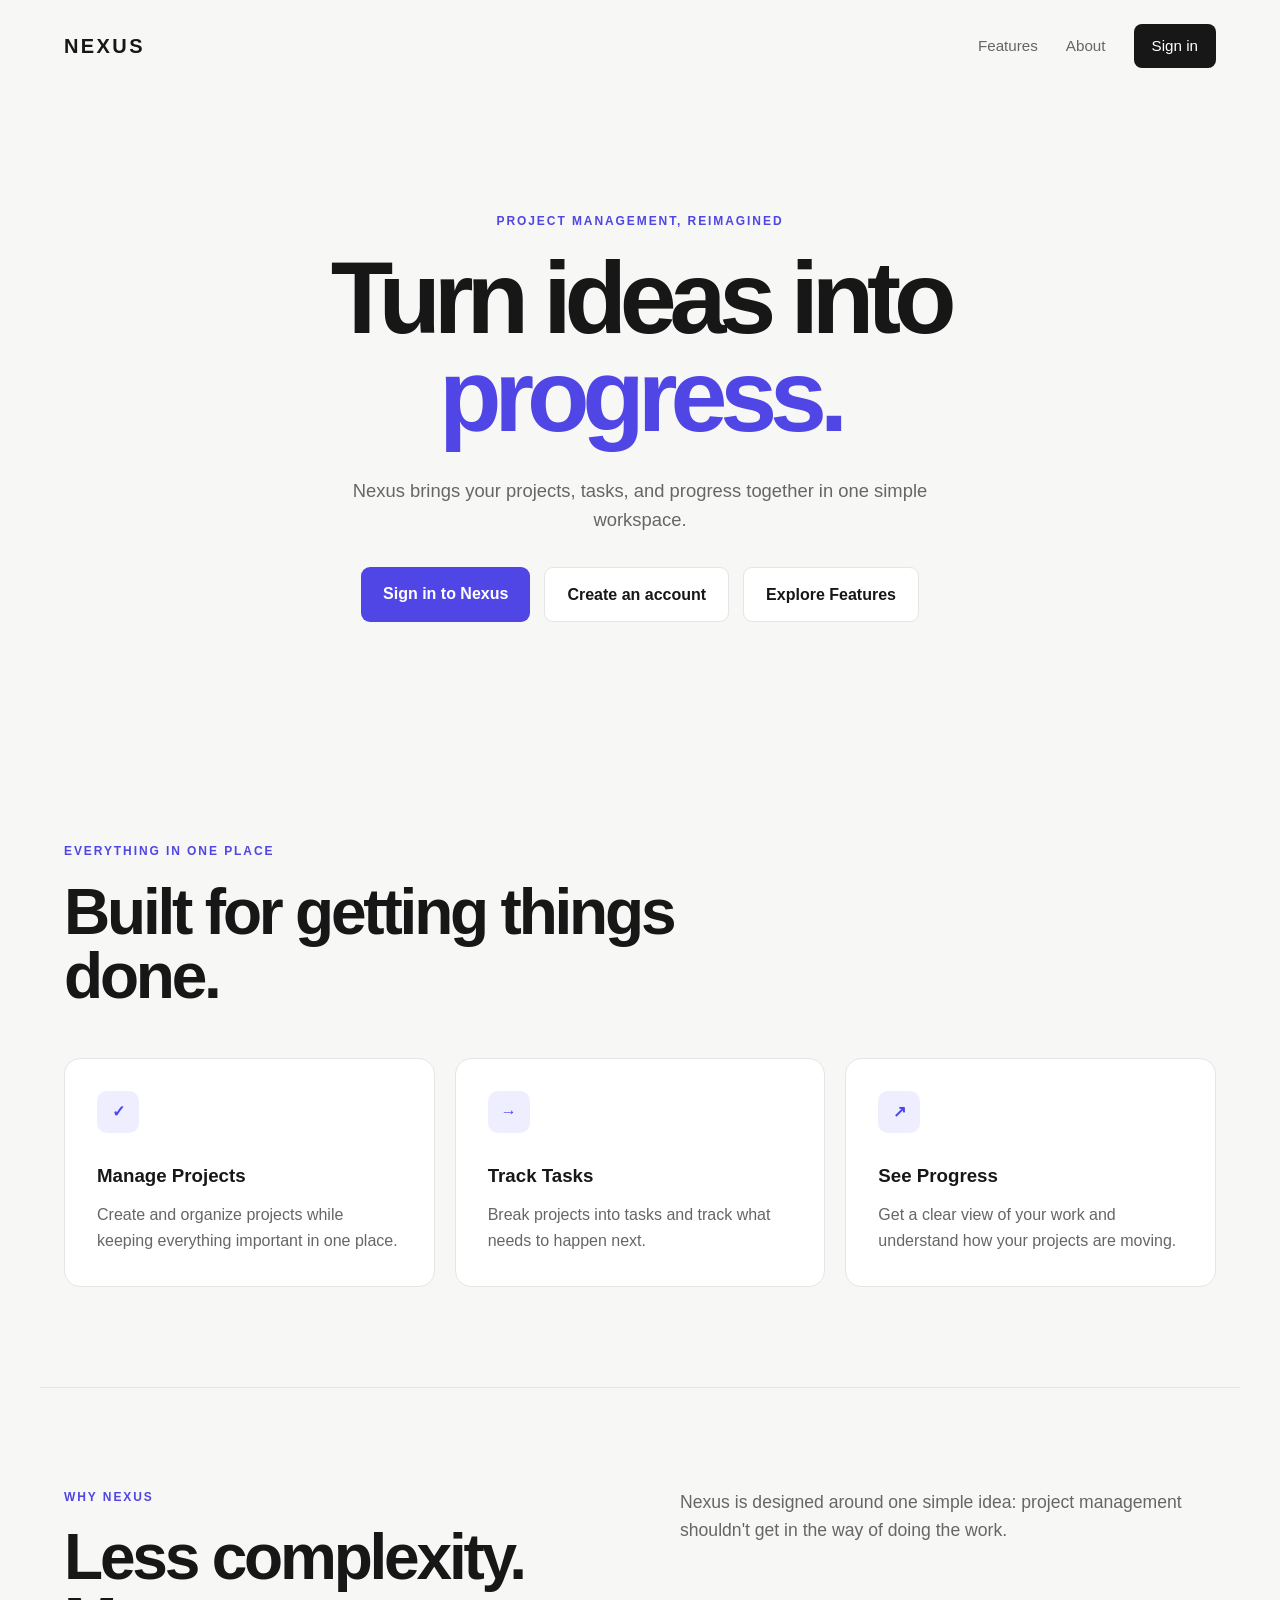
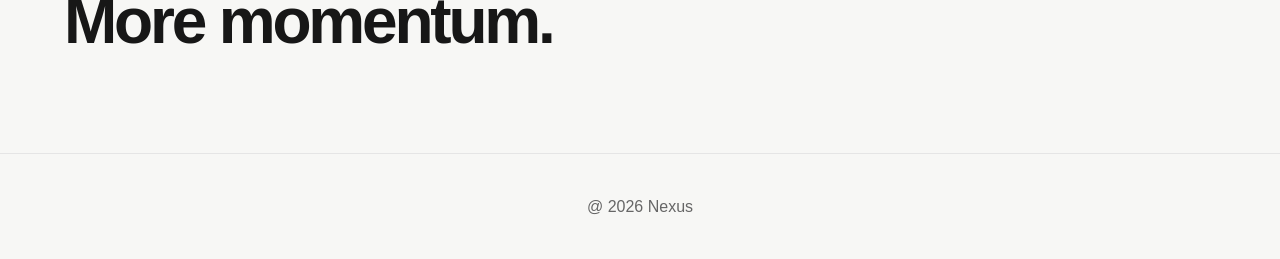
<file: frontend/index.html>
<!DOCTYPE html>
<html lang="en">
<head>
    <meta charset="UTF-8">
    <meta name="viewport" content="width=device-width, initial-scale=1.0">

    <title>Nexus — Project Management</title>

    <link rel="stylesheet" href="css/style.css">
</head>

<body>

    <header class="navbar">

        <a href="index.html" class="logo">
            NEXUS
        </a>

        <nav class="nav-links">
            <a href="#features">Features</a>
            <a href="#about">About</a>
            <a href="/dashboard" class="nav-button">
                Sign in
            </a>
        </nav>

    </header>


    <main>

        <section class="hero">

            <div class="hero-content">

                <p class="eyebrow">
                    PROJECT MANAGEMENT, REIMAGINED
                </p>

                <h1>
                    Turn ideas into
                    <span>progress.</span>
                </h1>

                <p class="hero-description">
                    Nexus brings your projects, tasks, and progress
                    together in one simple workspace.
                </p>

                <div class="hero-actions">

                    <a href="/dashboard" class="primary-button">
                        Sign in to Nexus
                    </a>

                    <a href="/auth" class="secondary-button">
                        Create an account
                    </a>

                    <a href="#features" class="secondary-button">
                        Explore Features
                    </a>

                </div>

            </div>

        </section>


        <section id="features" class="features-section">

            <div class="section-heading">

                <p class="eyebrow">
                    EVERYTHING IN ONE PLACE
                </p>

                <h2>
                    Built for getting things done.
                </h2>

            </div>


            <div class="features-grid">

                <article class="feature-card">

                    <div class="feature-icon">
                        ✓
                    </div>

                    <h3>
                        Manage Projects
                    </h3>

                    <p>
                        Create and organize projects while
                        keeping everything important in one place.
                    </p>

                </article>


                <article class="feature-card">

                    <div class="feature-icon">
                        →
                    </div>

                    <h3>
                        Track Tasks
                    </h3>

                    <p>
                        Break projects into tasks and track
                        what needs to happen next.
                    </p>

                </article>


                <article class="feature-card">

                    <div class="feature-icon">
                        ↗
                    </div>

                    <h3>
                        See Progress
                    </h3>

                    <p>
                        Get a clear view of your work and
                        understand how your projects are moving.
                    </p>

                </article>

            </div>

        </section>


        <section id="about" class="about-section">

            <div>

                <p class="eyebrow">
                    WHY NEXUS
                </p>

                <h2>
                    Less complexity.
                    More momentum.
                </h2>

            </div>

            <p>
                Nexus is designed around one simple idea:
                project management shouldn't get in the way
                of doing the work.
            </p>

        </section>

    </main>


    <footer>

        <p>
            @ 2026 Nexus
        </p>

    </footer>

</body>
</html>
</file>
<file: frontend/css/style.css>
* {
    margin: 0;
    padding: 0;
    box-sizing: border-box;
}


:root {
    --background: #f7f7f5;
    --surface: #ffffff;
    --text: #171717;
    --muted: #666666;
    --border: #e5e5e5;
    --accent: #4f46e5;
    --accent-dark: #3730a3;
}


html {
    scroll-behavior: smooth;
}


body {
    font-family: Arial, Helvetica, sans-serif;
    background: var(--background);
    color: var(--text);
    line-height: 1.6;
}


a {
    color: inherit;
    text-decoration: none;
}


.navbar {
    width: 100%;
    max-width: 1200px;
    margin: 0 auto;

    padding: 24px;

    display: flex;
    justify-content: space-between;
    align-items: center;
}


.logo {
    font-size: 1.25rem;
    font-weight: 800;
    letter-spacing: 0.12em;
}


.nav-links {
    display: flex;
    align-items: center;
    gap: 28px;
}


.nav-links a {
    color: var(--muted);
    font-size: 0.95rem;
}


.nav-links a:hover {
    color: var(--text);
}


.nav-button {
    padding: 10px 18px;

    background: var(--text);
    color: white !important;

    border-radius: 8px;
}


.hero {
    min-height: 650px;

    display: flex;
    justify-content: center;
    align-items: center;

    padding: 80px 24px;
}


.hero-content {
    width: 100%;
    max-width: 850px;
    text-align: center;
}


.eyebrow {
    margin-bottom: 18px;

    font-size: 0.75rem;
    font-weight: 700;
    letter-spacing: 0.16em;

    color: var(--accent);
}


.hero h1 {
    font-size: clamp(3.5rem, 8vw, 7rem);
    line-height: 0.95;
    letter-spacing: -0.07em;
}


.hero h1 span {
    color: var(--accent);
}


.hero-description {
    max-width: 600px;

    margin: 32px auto;

    font-size: 1.15rem;
    color: var(--muted);
}


.hero-actions {
    display: flex;
    justify-content: center;
    gap: 14px;
    flex-wrap: wrap;
}


.primary-button,
.secondary-button {
    display: inline-block;

    padding: 14px 22px;

    border-radius: 9px;

    font-weight: 600;
}


.primary-button {
    background: var(--accent);
    color: white;
}


.primary-button:hover {
    background: var(--accent-dark);
}


.secondary-button {
    border: 1px solid var(--border);
    background: var(--surface);
}


.features-section {
    max-width: 1200px;

    margin: 0 auto;

    padding: 100px 24px;
}


.section-heading {
    max-width: 650px;
    margin-bottom: 50px;
}


.section-heading h2,
.about-section h2 {
    font-size: clamp(2.2rem, 5vw, 4rem);
    line-height: 1;
    letter-spacing: -0.05em;
}


.features-grid {
    display: grid;

    grid-template-columns:
        repeat(3, 1fr);

    gap: 20px;
}


.feature-card {
    padding: 32px;

    background: var(--surface);

    border: 1px solid var(--border);

    border-radius: 16px;
}


.feature-icon {
    width: 42px;
    height: 42px;

    margin-bottom: 28px;

    display: grid;
    place-items: center;

    border-radius: 10px;

    background: #eeeeff;

    color: var(--accent);

    font-weight: 700;
}


.feature-card h3 {
    margin-bottom: 12px;
}


.feature-card p {
    color: var(--muted);
}


.about-section {
    max-width: 1200px;

    margin: 0 auto;

    padding: 100px 24px;

    display: grid;

    grid-template-columns: 1fr 1fr;

    gap: 80px;

    border-top: 1px solid var(--border);
}


.about-section > p {
    color: var(--muted);
    font-size: 1.1rem;
}


footer {
    padding: 40px 24px;

    text-align: center;

    color: var(--muted);

    border-top: 1px solid var(--border);
}


@media (max-width: 800px) {

    .nav-links a:not(.nav-button) {
        display: none;
    }


    .features-grid {
        grid-template-columns: 1fr;
    }


    .about-section {
        grid-template-columns: 1fr;
        gap: 30px;
    }

}
</file>
